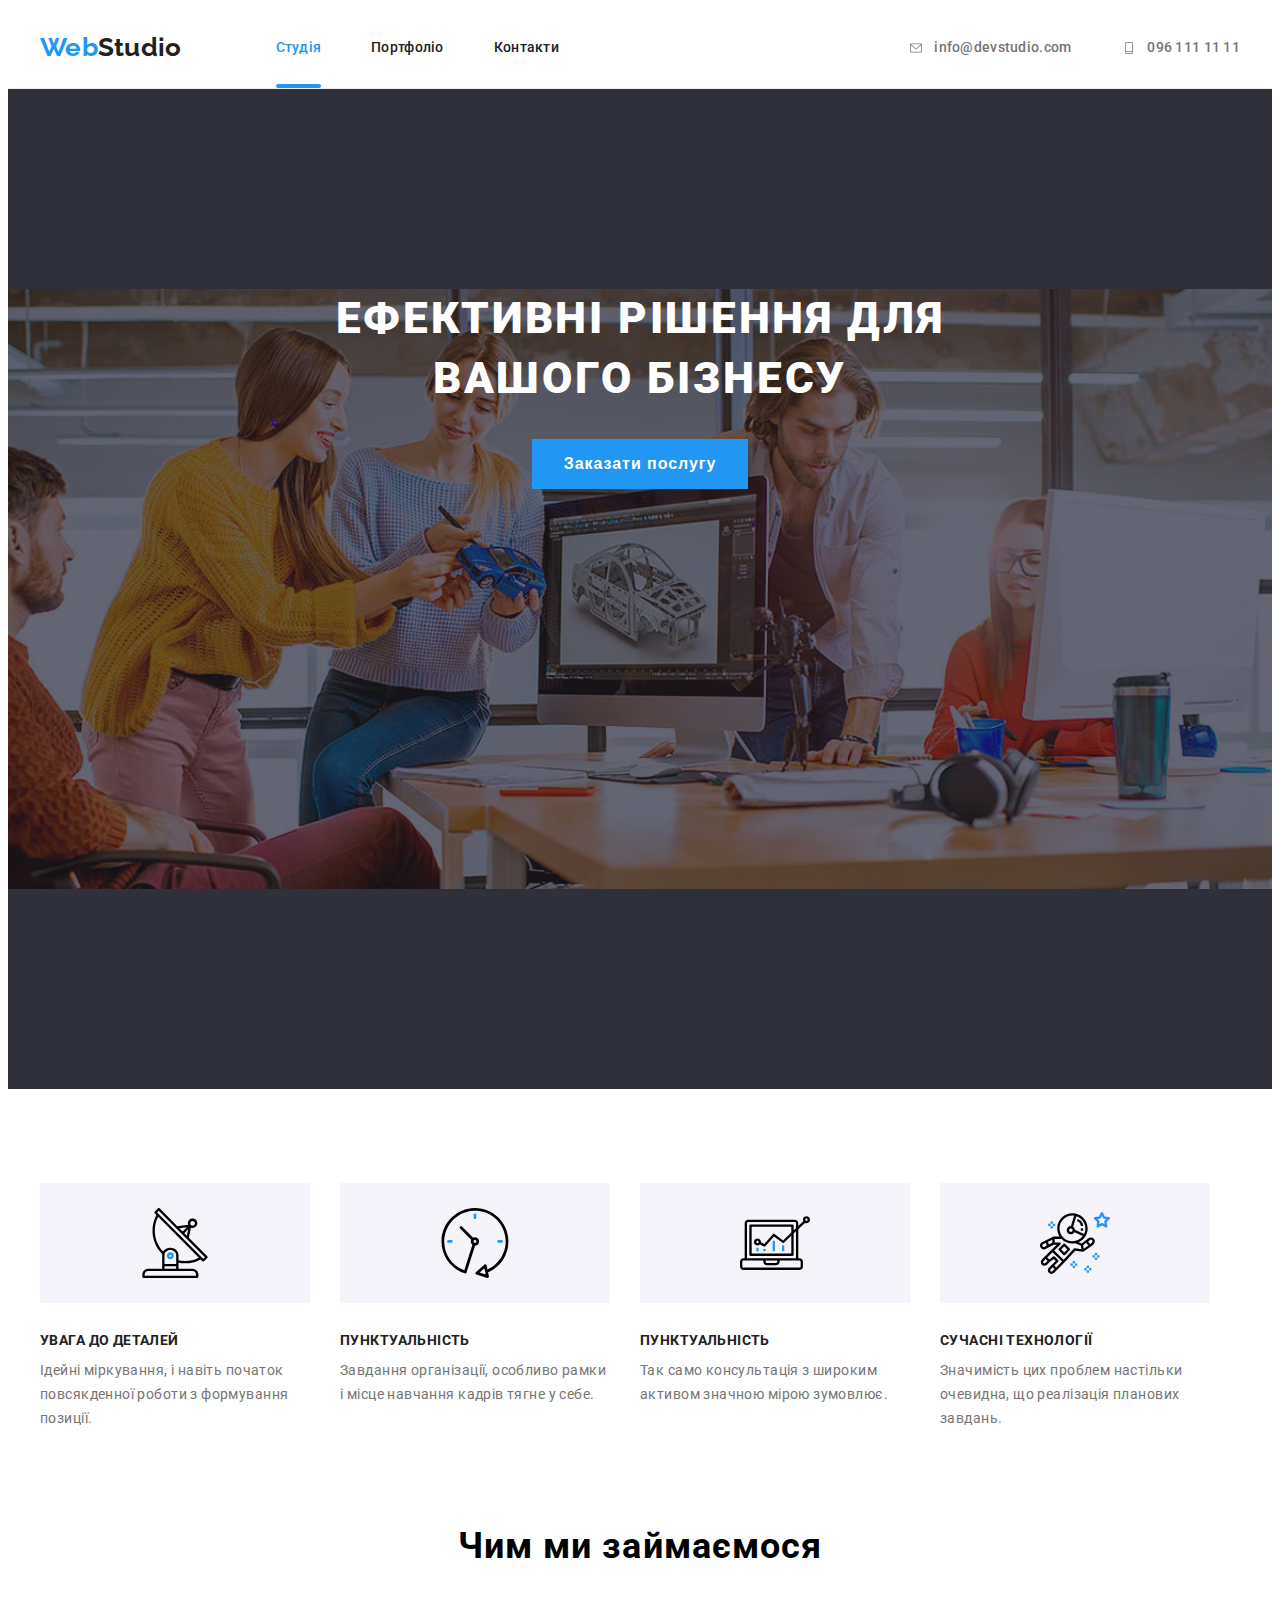
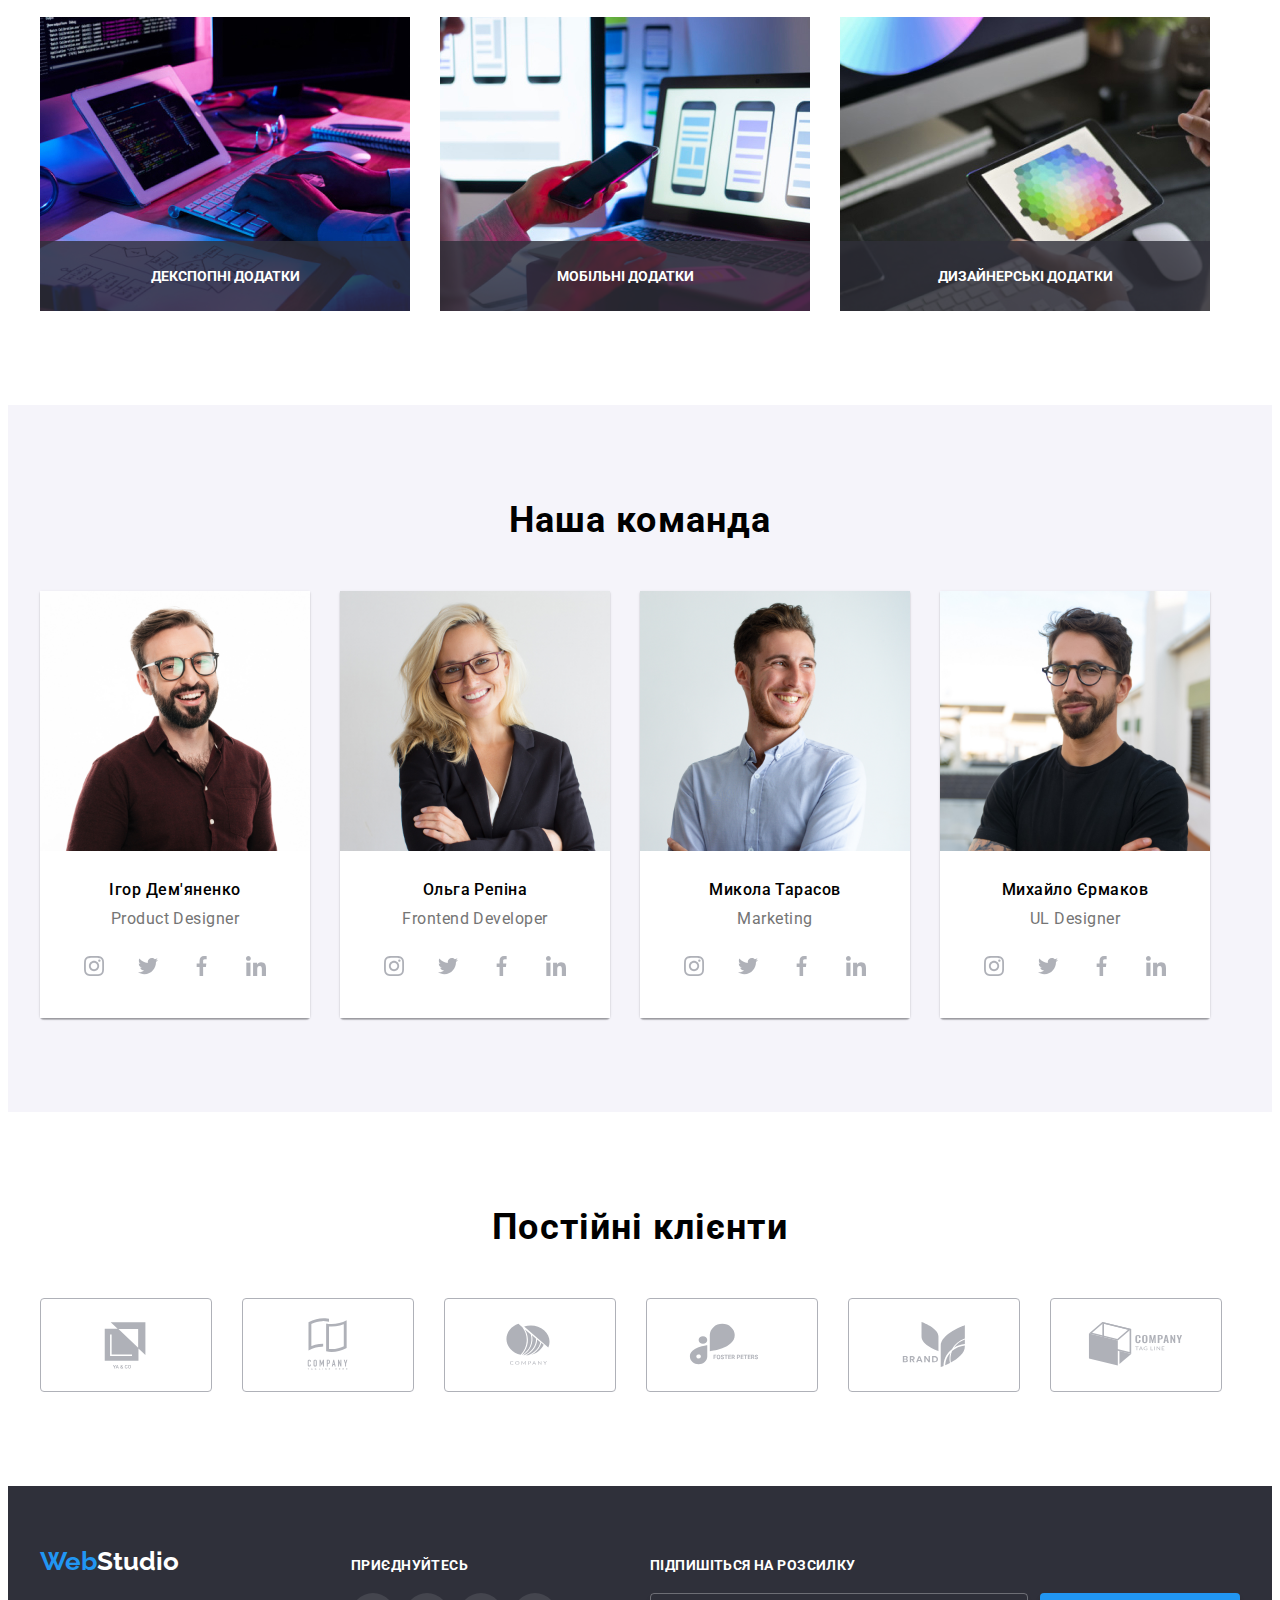
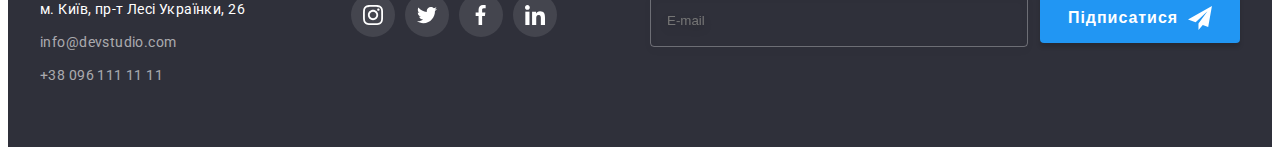
<file: index.html>
<!DOCTYPE html>
<html lang="uk">
<head>
    <meta charset="UTF-8">
    <meta http-equiv="X-UA-Compatible" content="IE=edge">
    <meta name="viewport" content="width=device-width, initial-scale=1.0">
    <title>WebStudio</title>
    <link href="https://fonts.googleapis.com/css2?family=Raleway:wght@700&family=Roboto:wght@400;500;700;900&display=swap" rel="stylesheet">
    <link rel="stylesheet" href="https://cdnjs.cloudflare.com/ajax/libs/modern-normalize/1.1.0/modern-normalize.min.css" integrity="sha512-wpPYUAdjBVSE4KJnH1VR1HeZfpl1ub8YT/NKx4PuQ5NmX2tKuGu6U/JRp5y+Y8XG2tV+wKQpNHVUX03MfMFn9Q==" crossorigin="anonymous" referrerpolicy="no-referrer" />
    <link rel="stylesheet" href="./css/main.min.css">
</head>
<body>
    <header class="header">
       <div class="header__container container">
        <a href="./index.html" class="header__logo"><span class="header__icon">Web</span>Studio</a>
        <nav class="nav">
        <ul class="site-nav">
            <li class="site-nav__item"><a href="" class="site-nav__link current">Студія</a></li>
            <li class="site-nav__item"><a href="./portfolio.html" class="site-nav__link">Портфоліо</a></li>
            <li class="site-nav__item"><a href="" class="site-nav__link">Контакти</a></li>
        </ul>
        </nav>
        <ul class="contacts">
            <li class="contacts__item">
                <a href="mailto:info@devstudio.com" class="contacts__list">
                    <svg class="contacts__icon">
                        <use href="./images/icons.svg#icon-mail"></use>
                    </svg>
                    info@devstudio.com
                </a>
            </li>
            <li class="contacts__item">
                <a href="tel:+380961111111" class="contacts__list">
                        <svg class="contacts__icon">
                            <use href="./images/icons.svg#icon-phone"></use>
                        </svg>
                        096 111 11 11
                    </a>
                </li>
        </ul>
       </div> 
    </header>

    <main>
    <section class="hero">
        <div class="hero__container container">
            <h1 class="hero__title">ЕФЕКТИВНІ РІШЕННЯ ДЛЯ ВАШОГО БІЗНЕСУ</h1>
        <button type="button" class="hero__order-button" data-modal-open>Заказати послугу</button>
        </div>
    </section>

    <section class="section">
        <div class="container">
            <h2 class="hidden-title">ОСОБЛИВОСТІ</h2>
            <div class="div-title">
                <div class="div-caption">
                    <svg class="div-caption__icon">
                        <use href="./images/icons.svg#icon-antenna"></use>
                    </svg>
                </div>
                <div class="div-caption">
                    <svg class="div-caption__icon">
                        <use href="./images/icons.svg#icon-clock"></use>
                    </svg>
                </div>
                <div class="div-caption">
                    <svg class="div-caption__icon">
                        <use href="./images/icons.svg#icon-diagram"></use>
                    </svg>
                </div>
                <div class="div-caption">
                    <svg class="div-caption__icon">
                        <use href="./images/icons.svg#icon-astronaut"></use>
                    </svg>
                </div>
            </div>
        <ul class="benefits">
            <li class="benefits__item">
                <h3 class="benefits__title">УВАГА ДО ДЕТАЛЕЙ</h3>
                <p class="benefits__description">Ідейні міркування, і навіть початок повсякденної роботи з формування позиції.</p> 
            </li>
            <li class="benefits__item">
                <h3 class="benefits__title">ПУНКТУАЛЬНІСТЬ</h3>
                <p class="benefits__description">Завдання організації, особливо рамки і місце навчання кадрів тягне у себе.</p>
            </li>
            <li class="benefits__item">
                <h3 class="benefits__title">ПУНКТУАЛЬНІСТЬ</h3>
                <p class="benefits__description">Так само консультація з широким активом значною мірою зумовлює.</p>
            </li>
            <li class="benefits__item">
                <h3 class="benefits__title">СУЧАСНІ ТЕХНОЛОГІЇ</h3>
                <p class="benefits__description">Значимість цих проблем настільки очевидна, що реалізація планових завдань.</p>
            </li>
        </ul>
        </div>
    </section>
    <section class="image-list">
        <div class="container">
            <h2 class="section__title">Чим ми займаємося</h2>
        <ul class="headline-list">
                <li class="headline-items"><img src="./images/img.jpg" alt="Рука на клавіатурі" width="370" class="image-div">
                    <div class="action-thumb">
                        <p class="action-title">ДЕКСПОПНІ ДОДАТКИ</p>
                    </div>
                </li>
                <li class="headline-items"><img src="./images/img(1).jpg" alt="Телефон в руці" width="370" class="image-div">
                    <div class="action-thumb">
                        <p class="action-title">МОБІЛЬНІ ДОДАТКИ</p>
                    </div>
                </li>
                <li class="headline-items"><img src="./images/img(2).jpg" alt="Планшет в руці" width="370" class="image-div">
                    <div class="action-thumb">
                        <p class="action-title">ДИЗАЙНЕРСЬКІ ДОДАТКИ</p>
                    </div>
                </li>
        </ul>
        </div>
    </section>
    <section class="user">
        <div class="container">
            <h2 class="section__title">Наша команда</h2>
        <ul class="user-caption">
            <li class="user-items">
                <img src="./images/img(3).jpg" alt="Ігор Дем'яненко" width="270">
                <div class="div">
                    <h3 class="user-list">Ігор Дем'яненко</h3>
                    <p class="user-item">Product Designer</p>
                    <ul class="user-link">
                        <li class="user-list-item">
                            <a href="" class="user-list-link">
                                <svg class="svg-list">
                                    <use href="./images/icons.svg#icon-instagram"></use>
                                </svg>
                            </a>
                        </li>
                        <li class="user-list-item">
                              <a href="" class="user-list-link">
                                <svg class="svg-list">
                                    <use href="./images/icons.svg#icon-twitter"></use>
                                </svg>
                            </a>
                        </li>
                        <li class="user-list-item">
                              <a href="" class="user-list-link">
                                <svg class="svg-list">
                                    <use href="./images/icons.svg#icon-facebook"></use>
                                </svg>
                            </a>
                        </li>
                        <li class="user-list-item">
                              <a href="" class="user-list-link">
                                <svg class="svg-list">
                                    <use href="./images/icons.svg#icon-linkedin"></use>
                                </svg>
                            </a>
                        </li>
                    </ul>
                </div>
            <li class="user-items">
                <img src="./images/img(4).jpg" alt="Ольга Репіна" width="270">
                <div class="div">
                    <h3 class="user-list">Ольга Репіна</h3>
                    <p class="user-item">Frontend Developer</p>
                    <ul class="user-link">
                        <li class="user-list-item">
                            <a href="" class="user-list-link">
                                <svg class="svg-list">
                                    <use href="./images/icons.svg#icon-instagram"></use>
                                </svg>
                            </a>
                        </li>
                        <li class="user-list-item">
                              <a href="" class="user-list-link">
                                <svg class="svg-list">
                                    <use href="./images/icons.svg#icon-twitter"></use>
                                </svg>
                            </a>
                        </li>
                        <li class="user-list-item">
                              <a href="" class="user-list-link">
                                <svg class="svg-list">
                                    <use href="./images/icons.svg#icon-facebook"></use>
                                </svg>
                            </a>
                        </li>
                        <li class="user-list-item">
                              <a href="" class="user-list-link">
                                <svg class="svg-list">
                                    <use href="./images/icons.svg#icon-linkedin"></use>
                                </svg>
                            </a>
                        </li>
                    </ul>
                </div>
            </li>

            <li class="user-items">
                <img src="./images/img(5).jpg" alt="Микола Тарасов" width="270">
                <div class="div">
                    <h3 class="user-list">Микола Тарасов</h3>
                    <p class="user-item">Marketing</p>
                    <ul class="user-link">
                        <li class="user-list-item">
                            <a href="" class="user-list-link">
                                <svg class="svg-list">
                                    <use href="./images/icons.svg#icon-instagram"></use>
                                </svg>
                            </a>
                        </li>
                        <li class="user-list-item">
                              <a href="" class="user-list-link">
                                <svg class="svg-list">
                                    <use href="./images/icons.svg#icon-twitter"></use>
                                </svg>
                            </a>
                        </li>
                        <li class="user-list-item">
                              <a href="" class="user-list-link">
                                <svg class="svg-list">
                                    <use href="./images/icons.svg#icon-facebook"></use>
                                </svg>
                            </a>
                        </li>
                        <li class="user-list-item">
                              <a href="" class="user-list-link">
                                <svg class="svg-list">
                                    <use href="./images/icons.svg#icon-linkedin"></use>
                                </svg>
                            </a>
                        </li>
                    </ul>
                </div>
            </li>
       
           <li class="user-items">
                <img src="./images/img(6).jpg" alt="Михайло Єрмаков" width="270">
                <div class="div">
                    <h3 class="user-list">Михайло Єрмаков</h3>
                    <p class="user-item">UL Designer</p>
                    <ul class="user-link">
                        <li class="user-list-item">
                            <a href="" class="user-list-link">
                                <svg class="svg-list">
                                    <use href="./images/icons.svg#icon-instagram"></use>
                                </svg>
                            </a>
                        </li>
                        <li class="user-list-item">
                              <a href="" class="user-list-link">
                                <svg class="svg-list">
                                    <use href="./images/icons.svg#icon-twitter"></use>
                                </svg>
                            </a>
                        </li>
                        <li class="user-list-item">
                              <a href="" class="user-list-link">
                                <svg class="svg-list">
                                    <use href="./images/icons.svg#icon-facebook"></use>
                                </svg>
                            </a>
                        </li>
                        <li class="user-list-item">
                              <a href="" class="user-list-link">
                                <svg class="svg-list">
                                    <use href="./images/icons.svg#icon-linkedin"></use>
                                </svg>
                            </a>
                        </li>
                    </ul>
                </div>
        </li>
        </ul>
        </div>
    </section>

    <section class="client">
        <div class="container">
            <h2 class="section__title">Постійні клієнти</h2>
        <ul class="clients">
            <li class="clients__item">
               <a href="" class="clients__link">
                    <svg class="clients__icon" width="106" height="60">
                    <use href="./images/icons.svg#icon-Logo-2"></use>
                </svg>
               </a>
            </li>
            <li class="clients__item">
                <a href="" class="clients__link">
                    <svg class="clients__icon" width="106" height="60">
                    <use href="./images/icons.svg#icon-Logo-3"></use>
                </svg>
               </a>
            </li>
            <li class="clients__item">
                <a href="" class="clients__link">
                    <svg class="clients__icon" width="106" height="60">
                    <use href="./images/icons.svg#icon-Logo-4"></use>
                </svg>
               </a>
            </li>
            <li class="clients__item">
                <a href="" class="clients__link">
                    <svg class="clients__icon" width="106" height="60">
                    <use href="./images/icons.svg#icon-Logo-5"></use>
                </svg>
               </a>
            </li>
            <li class="clients__item">
                <a href="" class="clients__link">
                    <svg class="clients__icon" width="106" height="60">
                    <use href="./images/icons.svg#icon-Logo-6"></use>
                </svg>
               </a>
            </li>
            <li class="clients__item">
                <a href="" class="clients__link">
                    <svg class="clients__icon" width="106" height="60">
                    <use href="./images/icons.svg#icon-Logo-7"></use>
                </svg>
               </a>
            </li>
        </ul>
        </div>
    </section>
    </main>
    <footer class="footer">
        <div class="container">
                <div class="footer-list">
                    <a href="./index.html" class="footer__logo"><span class="footer__icon">Web</span>Studio</a>
        <address class="address">
        м. Київ, пр-т Лесі Українки, 26 
        <a href="mailto:info@devstudio.com " class="address__link">info@devstudio.com </a> <br>
        <a href="tel:+380961111111" class="address__link">+38 096 111 11 11</a>
        </address>
                </div>
        <div class="footer-join">
            <h3 class="footer-join__title">ПРИЄДНУЙТЕСЬ</h3>
            <ul class="footer-join__list">
                <li class="footer-join__items">
                    <a href="" class="footer-join__link">
                        <svg class="footer-join__icon">
                            <use href="./images/icons.svg#icon-instagram"></use>
                        </svg>
                    </a>
                </li>
                <li class="footer-join__items">
                      <a href="" class="footer-join__link">
                        <svg class="footer-join__icon">
                            <use href="./images/icons.svg#icon-twitter"></use>
                        </svg>
                    </a>
                </li>
                <li class="footer-join__items">
                      <a href="" class="footer-join__link">
                        <svg class="footer-join__icon">
                            <use href="./images/icons.svg#icon-facebook"></use>
                        </svg>
                    </a>
                </li>
                <li class="footer-list-item">
                      <a href="" class="footer-join__link">
                        <svg class="footer-join__icon">
                            <use href="./images/icons.svg#icon-linkedin"></use>
                        </svg>
                    </a>
                </li>
            </ul>
        </div>

        <div class="footer-send">
            <h3 class="footer-send__title">ПІДПИШІТЬСЯ НА РОЗСИЛКУ</h3>
               <form class="footer-field">
                <input type="email" name="footer-email" placeholder="E-mail" class="footer-input"/>
                <button type="submit" class="button-send">
                   <span class="footer-span"> Підписатися</span>
                    <svg class="footer-svg-send" width="24" height="24">
                        <use href="./images/icons.svg#icon-send"></use>
                    </svg>
                </button>
               </form>
        </div>

    </div>
    </footer>

     <div class="backdrop is-hidden" data-modal>
        <div class="modal">
            <button type="button" class="modal-close-btn" data-modal-close>
                <svg class="modal-close-icon" width="11" height="11">
                    <use href="./images/icons.svg#vector"></use>
                </svg>
            </button>

            <form>
                <h3 class="contact-form-title">Залиште свої дані, ми вам передзвонимо</h3>
            <label class="contact-form-label" for="user-name">Ім'я</label>
            <div class="contact-form-div">
                <input type="text" class="contact-form-input" name="name" id="user-name" required/>
                <svg class="contact-form-svg" width="18" height="18">
                    <use href="./images/icons.svg#icon-person"></use>
                </svg>
            </div>

            <label class="contact-form-label" for="user-tel">Телефон</label>
            <div class="contact-form-div">
                <input type="tel" class="contact-form-input" name="tel" id="user-tel" required/>
                <svg class="contact-form-svg" width="18" height="18">
                    <use href="./images/icons.svg#icon-phone-black"></use>
                </svg>
            </div>

            <label class="contact-form-label" for="user-email">Пошта</label>
            <div class="contact-form-div">
                <input type="email" class="contact-form-input" name="email" id="user-email" required/>
                <svg class="contact-form-svg" width="18" height="18">
                    <use href="./images/icons.svg#icon-email"></use>
                </svg>
            </div>

            <label class="contact-form-label" for="comment">Коментар</label>
            <textarea placeholder="Введіть текст" class="contact-form-message" rows="5" id="comment" name="message"></textarea>

         <div class="contact-form-div">
                    <input type="checkbox" class="contact-form-checkbox visually-hidden" id="policy-checkbox" name="policy-accept" required>
                <label for="policy-checkbox" class="contact-form-label-checkbox">
                    Погоджуюся з розсилкою та приймаю&nbsp;<a href="">Умови договору</a>
                </label>
        </div>

                <button type="submit" class="contact-form-btn">Відправити</button>

            </form>

        </div>
     </div>

     <script src="./js/modal.js"></script>
</body>
</html>
</file>
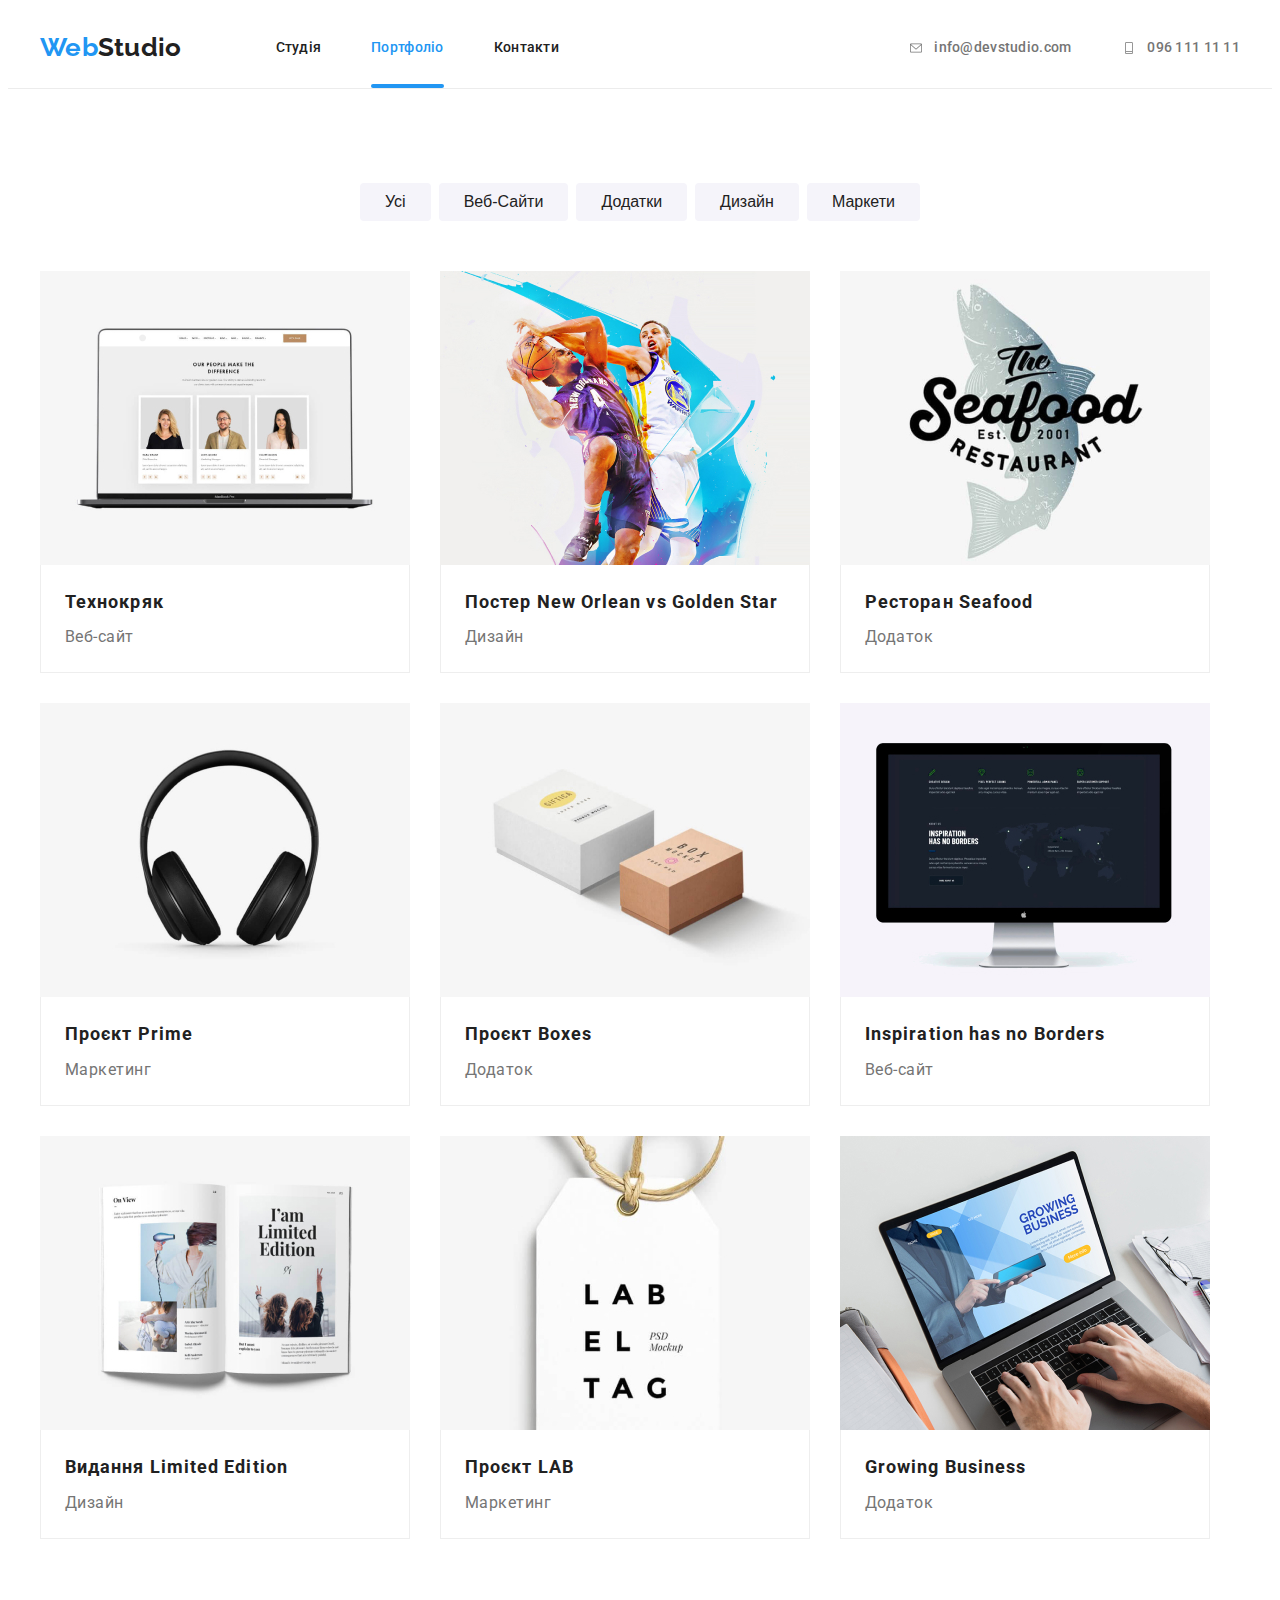
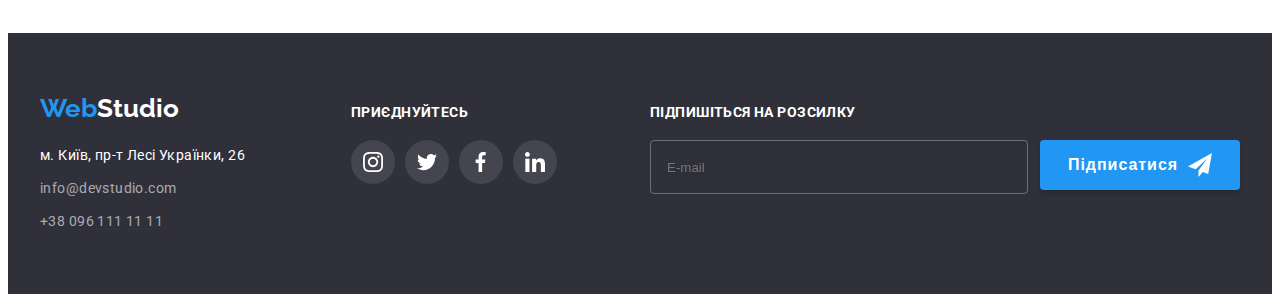
<file: portfolio.html>
<!DOCTYPE html>
<html lang="uk">
<head>
    <meta charset="UTF-8">
    <meta http-equiv="X-UA-Compatible" content="IE=edge">
    <meta name="viewport" content="width=device-width, initial-scale=1.0">
    <title>Portfolio</title>
    <link href="https://fonts.googleapis.com/css2?family=Raleway:wght@700&family=Roboto:wght@400;500;700;900&display=swap" rel="stylesheet">
    <link rel="stylesheet" href="https://cdnjs.cloudflare.com/ajax/libs/modern-normalize/1.1.0/modern-normalize.min.css" integrity="sha512-wpPYUAdjBVSE4KJnH1VR1HeZfpl1ub8YT/NKx4PuQ5NmX2tKuGu6U/JRp5y+Y8XG2tV+wKQpNHVUX03MfMFn9Q==" crossorigin="anonymous" referrerpolicy="no-referrer" />
    <link rel="stylesheet" href="./css/main.min.css">
    
</head>
<body>
  <header class="header">
    <div class="header__container container">
     <a href="./index.html" class="header__logo"><span class="header__icon">Web</span>Studio</a>
     <nav class="nav">
     <ul class="site-nav">
         <li class="site-nav__item"><a href="./index.html" class="site-nav__link">Студія</a></li>
         <li class="site-nav__item"><a href="" class="site-nav__link current">Портфоліо</a></li>
         <li class="site-nav__item"><a href="" class="site-nav__link">Контакти</a></li>
     </ul>
     </nav>
     <ul class="contacts">
         <li class="contacts__item">
             <a href="mailto:info@devstudio.com" class="contacts__list">
                 <svg class="contacts__icon">
                     <use href="./images/icons.svg#icon-mail"></use>
                 </svg>
                 info@devstudio.com
             </a>
         </li>
         <li class="contacts__item">
             <a href="tel:+380961111111" class="contacts__list">
                     <svg class="contacts__icon">
                         <use href="./images/icons.svg#icon-phone"></use>
                     </svg>
                     096 111 11 11
                 </a>
             </li>
     </ul>
    </div> 
 </header>

    <main>
      <section class="section">
        <div class="filter container">
          <h1 class="filter__title visually-hidden">Про нас</h1>
        <ul class="filter__buttons">
          <li class="filter__buttons-item"><button type="button" class="filter__button">Усі</button></li>
          <li class="filter__buttons-item"><button type="button" class="filter__button">Веб-Сайти</button></li>
          <li class="filter__buttons-item"><button type="button" class="filter__button">Додатки</button></li>
          <li class="filter__buttons-item"><button type="button" class="filter__button">Дизайн</button></li>
          <li class="filter__buttons-item"><button type="button" class="filter__button">Маркети</button></li>
        </ul>
  
        <ul class="examples">
            <li class="example">
                      <a href="" class="example__card-link">
                      <div class="thumb">
                        <img src="./images/img(7).jpg" alt="Екран монитора" width="370">
                          <div class="overlay">
                          <p class="overlay__description">Ресурс пропонує комплексні пропозиції з різним рівнем функціоналу та сервісів. Все це дозволить відвідувачу отримати вичерпні відомості про компанію чи приватну особу.</p>
                          </div> 
                      </div>                                         
                      <div class="thumb__info">
                      <h2 class="thumb__title">Технокряк</h2>
                      <p>Веб-сайт</p>
                </div>
              </a>
            </li>

            <li class="example">
              <a href="" class="example__card-link">
              <div class="thumb">
                <img src="./images/img(8).jpg" alt="Два баскетболіста" width="370">
                <div class="overlay">
                <p class="overlay__description">Ресурс пропонує комплексні пропозиції з різним рівнем функціоналу та сервісів. Все це дозволить відвідувачу отримати вичерпні відомості про компанію чи приватну особу.</p>
                </div> 
              </div>
              <div class="thumb__info">
                <h2 class="thumb__title">Постер <span>New Orlean vs Golden Star</span></h2>
                <p>Дизайн</p>
              </div>
              </a>
            </li>

            <li class="example">
              <a href="" class="example__card-link">
              <div class="thumb">
                <img src="./images/img(9).jpg" alt="Логотип ресторана" width="370">
              <div class="overlay">
                <p class="overlay__description">Ресурс пропонує комплексні пропозиції з різним рівнем функціоналу та сервісів. Все це дозволить відвідувачу отримати вичерпні відомості про компанію чи приватну особу.</p>
                </div> 
              </div>
              <div class="thumb__info">
                <h2 class="thumb__title">Ресторан <span>Seafood</span></h2>
                <p>Додаток</p>
              </div>
              </a>
            </li>
          
            <li class="example">
              <a href="" class="example__card-link">
              <div class="thumb">
                <img src="./images/img(10).jpg" alt="Наушніки" width="370">
              <div class="overlay">
                <p class="overlay__description">Ресурс пропонує комплексні пропозиції з різним рівнем функціоналу та сервісів. Все це дозволить відвідувачу отримати вичерпні відомості про компанію чи приватну особу.</p>
                </div> 
              </div>
              <div class="thumb__info">
                <h2 class="thumb__title">Проєкт <span>Prime</span></h2>
                <P>Маркетинг</p>
              </div>
            </a>
            </li>

            <li class="example">
              <a href="" class="example__card-link">
              <div class="thumb">
                <img src="./images/img(11).jpg" alt="Дві коробки" width="370">
              <div class="overlay">
                <p class="overlay__description">Ресурс пропонує комплексні пропозиції з різним рівнем функціоналу та сервісів. Все це дозволить відвідувачу отримати вичерпні відомості про компанію чи приватну особу.</p>
                </div> 
              </div>
              <div class="thumb__info">
                <h2 class="thumb__title">Проєкт <span>Boxes</span></h2>
                <p>Додаток</p>
              </div>
              </a>
            </li>

           <li class="example">
              <a href="" class="example__card-link">
              <div class="thumb">
                <img src="./images/img(12).jpg" alt="Екран" width="370">
              <div class="overlay">
                <p class="overlay__description">Ресурс пропонує комплексні пропозиції з різним рівнем функціоналу та сервісів. Все це дозволить відвідувачу отримати вичерпні відомості про компанію чи приватну особу.</p>
                </div> 
              </div>
                <div class="thumb__info">
                  <h2 class="thumb__title"><span>Inspiration has no Borders</span></h2>
                  <p>Веб-сайт</p>
                </div>
              </a>
          </li>

          <li class="example">
            <a href="" class="example__card-link">
            <div class="thumb">
              <img src="./images/img(13).jpg" alt="Книжка" width="370">
            <div class="overlay">
              <p class="overlay__description">Ресурс пропонує комплексні пропозиції з різним рівнем функціоналу та сервісів. Все це дозволить відвідувачу отримати вичерпні відомості про компанію чи приватну особу.</p>
              </div> 
            </div>
            <div class="thumb__info">
              <h2 class="thumb__title">Видання <span>Limited Edition</span></h2>
              <p>Дизайн</p>
            </div>
            </a>
          </li>

           <li class="example">
              <a href="" class="example__card-link">
             <div class="thumb">
              <img src="./images/img(14).jpg" alt="Брелок" width="370">
              <div class="overlay">
                <p class="overlay__description">Ресурс пропонує комплексні пропозиції з різним рівнем функціоналу та сервісів. Все це дозволить відвідувачу отримати вичерпні відомості про компанію чи приватну особу.</p>
                </div> 
             </div>
              <div class="thumb__info">
                <h2 class="thumb__title">Проєкт <span>LAB</span></h2>
                <p>Маркетинг</p>
              </div>
              </a>
          </li>

           <li class="example">
              <a href="" class="example__card-link">
              <div class="thumb">
                  <img src="./images/img(15).jpg" alt="Ноутбук" width="370">
                  <div class="overlay">
                    <p class="overlay__description">Ресурс пропонує комплексні пропозиції з різним рівнем функціоналу та сервісів. Все це дозволить відвідувачу отримати вичерпні відомості про компанію чи приватну особу.</p>
                  </div> 
              </div>
              <div class="thumb__info">
                <h2 class="thumb__title"><span>Growing Business</span></h2>
                <p>Додаток</p>
              </div>
              </a>
          </li>

        </ul>
        </div>
      </section>
    </main>

    <footer class="footer">
      <div class="container">
              <div class="footer-list">
                  <a href="./index.html" class="footer__logo"><span class="footer__icon">Web</span>Studio</a>
      <address class="address">
      м. Київ, пр-т Лесі Українки, 26 
      <a href="mailto:info@devstudio.com " class="address__link">info@devstudio.com </a> <br>
      <a href="tel:+380961111111" class="address__link">+38 096 111 11 11</a>
      </address>
              </div>
      <div class="footer-join">
          <h3 class="footer-join__title">ПРИЄДНУЙТЕСЬ</h3>
          <ul class="footer-join__list">
              <li class="footer-join__items">
                  <a href="" class="footer-join__link">
                      <svg class="footer-join__icon">
                          <use href="./images/icons.svg#icon-instagram"></use>
                      </svg>
                  </a>
              </li>
              <li class="footer-join__items">
                    <a href="" class="footer-join__link">
                      <svg class="footer-join__icon">
                          <use href="./images/icons.svg#icon-twitter"></use>
                      </svg>
                  </a>
              </li>
              <li class="footer-join__items">
                    <a href="" class="footer-join__link">
                      <svg class="footer-join__icon">
                          <use href="./images/icons.svg#icon-facebook"></use>
                      </svg>
                  </a>
              </li>
              <li class="footer-list-item">
                    <a href="" class="footer-join__link">
                      <svg class="footer-join__icon">
                          <use href="./images/icons.svg#icon-linkedin"></use>
                      </svg>
                  </a>
              </li>
          </ul>
      </div>

      <div class="footer-send">
          <h3 class="footer-send__title">ПІДПИШІТЬСЯ НА РОЗСИЛКУ</h3>
             <form class="footer-field">
              <input type="email" name="footer-email" placeholder="E-mail" class="footer-input"/>
              <button type="submit" class="button-send">
                 <span class="footer-span"> Підписатися</span>
                  <svg class="footer-svg-send" width="24" height="24">
                      <use href="./images/icons.svg#icon-send"></use>
                  </svg>
              </button>
             </form>
      </div>

  </div>
  </footer>
  
</body>
</html>
</file>
<file: css/main.min.css>
a{text-decoration:none;color:var(--primary-text-color)}ul,ol{margin-top:0;margin-bottom:0;list-style:none;padding-left:0}img{display:block}h1,h2,h3,h4,h5,h6,p{margin-top:0;margin-bottom:0}body{font-family:var(--primary-font-family)}.current{color:var(--accent-color)}.current::after{content:"";bottom:0;left:0;position:absolute;background-color:var(--accent-color);width:100%;height:4px;border-radius:2px}.container{width:1200px;margin-left:auto;margin-right:auto;padding-left:15px;padding-right:15px}:root{--primary-font-family: "Roboto", sans-serif;--secondary-font-family: "Raleway", sans-serif;--primary-text-color: #212121;--accent-color: #2196F3;--secondary-text-color: #757575;--color-title: #FFFFFF;--background-color: #2F303A;--button-color: #F5F4FA}.visually-hidden{position:absolute;width:1px;height:1px;margin:-1px;border:0;padding:0;white-space:nowrap;-webkit-clip-path:inset(100%);clip-path:inset(100%);clip:rect(0 0 0 0);overflow:hidden}.header{font-weight:500;font-size:14px;line-height:1.14;letter-spacing:.02em;border-bottom:1px solid #ececec}.header__container{-webkit-box-align:center;-ms-flex-align:center;align-items:center;display:-webkit-box;display:-ms-flexbox;display:flex}.header__logo{color:var(--primary-text-color);font-family:var(--secondary-font-family);font-weight:700;font-size:26px;line-height:1.2;margin-right:94px}.header__icon{color:var(--accent-color)}.nav :hover,.nav :focus{color:var(--accent-color)}.site-nav{display:-webkit-box;display:-ms-flexbox;display:flex;-webkit-box-align:center;-ms-flex-align:center;align-items:center}.site-nav__item{letter-spacing:.02em;margin-right:50px}.site-nav__item:last-child{margin-right:0}.site-nav__link{position:relative;-webkit-transition:color 250ms cubic-bezier(0.4, 0, 0.2, 1);transition:color 250ms cubic-bezier(0.4, 0, 0.2, 1);display:block;padding-top:32px;padding-bottom:32px}.contacts{display:-webkit-box;display:-ms-flexbox;display:flex;margin-left:auto}.contacts__item{margin-left:50px;display:-webkit-box;display:-ms-flexbox;display:flex;fill:var(--secondary-text-color)}.contacts__item:nth-child(1){margin-left:0}.contacts__item:hover .contacts__list{color:var(--accent-color);fill:var(--accent-color)}.contacts__list{display:-webkit-box;display:-ms-flexbox;display:flex;-webkit-box-align:center;-ms-flex-align:center;align-items:center;-webkit-transition:fill 250ms cubic-bezier(0.4, 0, 0.2, 1),color 250ms cubic-bezier(0.4, 0, 0.2, 1);transition:fill 250ms cubic-bezier(0.4, 0, 0.2, 1),color 250ms cubic-bezier(0.4, 0, 0.2, 1);color:#757575}.contacts__icon{margin-right:10px;width:16px;height:12px}.hero{background-image:-webkit-gradient(linear, left top, left bottom, from(rgba(47, 48, 58, 0.4)), to(rgba(47, 48, 58, 0.4))),url(../images/bg.jpg.jpg);background-image:linear-gradient(rgba(47, 48, 58, 0.4), rgba(47, 48, 58, 0.4)),url(../images/bg.jpg.jpg);background-color:var(--background-color);color:var(--color-title);text-align:center;padding-top:200px;padding-bottom:200px;background-repeat:no-repeat;background-position:center;max-width:1600px;height:600px;margin:0 auto}.hero__title{margin-bottom:30px;font-weight:900;font-size:44px;line-height:1.36;letter-spacing:.06em;margin-right:auto;margin-left:auto;width:700px}.hero__order-button{padding:10px 32px;border:none;background-color:var(--accent-color);background-color:var(--accent-color);color:var(--color-title);font-weight:700;font-size:16px;line-height:1.87;letter-spacing:.06em;cursor:pointer}.section{padding-top:94px;padding-bottom:94px}.hidden-title{position:absolute;width:1px;height:1px;border:0;padding:0;white-space:nowrap;-webkit-clip-path:inset(100%);clip-path:inset(100%);clip:rect(0 0 0 0);overflow:hidden}.div-title{display:-webkit-box;display:-ms-flexbox;display:flex}.div-caption{display:-webkit-box;display:-ms-flexbox;display:flex;width:270px;height:120px;background-color:#f5f4fa;margin-right:30px;-webkit-box-pack:center;-ms-flex-pack:center;justify-content:center;-webkit-box-align:center;-ms-flex-align:center;align-items:center;margin-bottom:30px;margin-right:30px}.div-caption__icon{width:70px;height:70px}.benefits{display:-webkit-box;display:-ms-flexbox;display:flex;-webkit-box-orient:horizontal;-webkit-box-direction:normal;-ms-flex-direction:row;flex-direction:row;-ms-flex-wrap:nowrap;flex-wrap:nowrap;gap:30px}.benefits__item{width:270px}.benefits__title{color:var(--primary-text-color);font-weight:700;font-size:14px;line-height:1.14;letter-spacing:.03em;margin-bottom:10px;text-transform:uppercase}.benefits__description{letter-spacing:.03em;color:var(--secondary-text-color);font-weight:400;font-size:14px;line-height:1.71;letter-spacing:.03em}.image-list{padding-bottom:94px}.headline{font-weight:700;font-size:36px;line-height:1.16;text-align:center;letter-spacing:.03em;margin-bottom:50px}.headline-items{margin-right:30px;position:relative}.headline-items:last-child{margin-right:0}.headline-list{display:-webkit-box;display:-ms-flexbox;display:flex;-ms-flex-wrap:wrap;flex-wrap:wrap;-webkit-box-orient:horizontal;-webkit-box-direction:normal;-ms-flex-direction:row;flex-direction:row;margin-right:-30px}.action-thumb{display:-webkit-box;display:-ms-flexbox;display:flex;-webkit-box-align:center;-ms-flex-align:center;align-items:center;position:absolute;bottom:0;left:0;-webkit-box-pack:center;-ms-flex-pack:center;justify-content:center;width:100%;height:70px;background:rgba(47,48,58,.8)}.action-title{font-weight:700;font-size:14px;line-height:16px;color:#fff}.user{background-color:var(--button-color);padding-top:94px;padding-bottom:94px}.user-caption{display:-webkit-box;display:-ms-flexbox;display:flex;-ms-flex-wrap:wrap;flex-wrap:wrap;-webkit-box-orient:horizontal;-webkit-box-direction:normal;-ms-flex-direction:row;flex-direction:row;gap:30px}.user-items{-webkit-box-shadow:0px 1px 3px rgba(0,0,0,.12),0px 1px 1px rgba(0,0,0,.14),0px 2px 1px rgba(0,0,0,.2);box-shadow:0px 1px 3px rgba(0,0,0,.12),0px 1px 1px rgba(0,0,0,.14),0px 2px 1px rgba(0,0,0,.2);border-radius:0px 0px 4px 4px;margin-bottom:0}.div{padding-top:30px;padding-bottom:30px;background-color:#fff}.user-list{font-weight:500;font-size:16px;line-height:1.18;text-align:center;letter-spacing:.03em}.user-item{color:var(--secondary-text-color);font-weight:400;font-size:16px;line-height:1.18;text-align:center;letter-spacing:.03em;margin-top:10px;margin-bottom:16px}.user-link{display:-webkit-box;display:-ms-flexbox;display:flex;-webkit-box-pack:center;-ms-flex-pack:center;justify-content:center}.user-list-link{-webkit-transition:fill 250ms cubic-bezier(0.4, 0, 0.2, 1),background-color 250ms cubic-bezier(0.4, 0, 0.2, 1);transition:fill 250ms cubic-bezier(0.4, 0, 0.2, 1),background-color 250ms cubic-bezier(0.4, 0, 0.2, 1);fill:#afb1b8;display:-webkit-box;display:-ms-flexbox;display:flex;-webkit-box-pack:center;-ms-flex-pack:center;justify-content:center;-webkit-box-align:center;-ms-flex-align:center;align-items:center;border-radius:50%;width:44px;height:44px}.user-list-link:hover,.user-list-link:focus{fill:var(--color-title);background-color:var(--accent-color)}.user-list-item{margin-right:10px}.user-list-item:last-child{margin-right:0}.svg-list{width:20px;height:20px}.client{padding-top:94px;padding-bottom:94px}.clients{display:-webkit-box;display:-ms-flexbox;display:flex;-ms-flex-wrap:wrap;flex-wrap:wrap}.clients__item{overflow:hidden;margin-right:30px}.clients__item:last-child{margin-right:0}.clients__link{fill:#afb1b8;display:-webkit-box;display:-ms-flexbox;display:flex;-webkit-box-pack:center;-ms-flex-pack:center;justify-content:center;-webkit-box-align:center;-ms-flex-align:center;align-items:center;border:1px solid #afb1b8;width:170px;height:92px;border-radius:4px;-webkit-transition:border 250ms cubic-bezier(0.4, 0, 0.2, 1),fill 250ms cubic-bezier(0.4, 0, 0.2, 1);transition:border 250ms cubic-bezier(0.4, 0, 0.2, 1),fill 250ms cubic-bezier(0.4, 0, 0.2, 1)}.clients__link:hover,.clients__link:focus{background-color:#fff;fill:var(--accent-color);border:1px solid var(--accent-color)}.footer{background-color:var(--background-color);padding-top:60px;padding-bottom:60px}.footer .container{display:-webkit-box;display:-ms-flexbox;display:flex;-webkit-box-align:baseline;-ms-flex-align:baseline;align-items:baseline}.footer__logo{font-weight:700;font-size:26px;line-height:1.2;font-family:var(--secondary-font-family);color:var(--color-title);margin-bottom:20px}.footer__icon{color:var(--accent-color)}.address{font-style:normal;font-size:14px;line-height:1.71;letter-spacing:.03em;color:var(--color-title);margin-top:20px}.address__link{display:inline-block;color:rgba(255,255,255,.6);font-weight:400;font-size:14px;line-height:1.71;letter-spacing:.03em;margin-top:9px}.footer-join{margin-left:70px;text-align:center}.footer-join__title{color:var(--color-title);font-weight:700;font-size:14px;line-height:16px;letter-spacing:.03em;text-align:start;margin-bottom:20px}.footer-join__list{display:-webkit-box;display:-ms-flexbox;display:flex}.footer-join__items{margin-right:10px}.footer-join__items:last-child{margin-right:0}.footer-join__link{fill:var(--color-title);background-color:rgba(255,255,255,.1);display:-webkit-box;display:-ms-flexbox;display:flex;-webkit-box-pack:center;-ms-flex-pack:center;justify-content:center;-webkit-box-align:center;-ms-flex-align:center;align-items:center;border-radius:50%;width:44px;height:44px;-webkit-transition:background-color 250ms cubic-bezier(0.4, 0, 0.2, 1);transition:background-color 250ms cubic-bezier(0.4, 0, 0.2, 1)}.footer-join__link:hover,.footer-join__link:focus{fill:var(--color-title);background-color:var(--accent-color)}.footer-join__icon{width:20px;height:20px}.footer-send{margin-left:93px}.footer-send__title{font-weight:700;font-size:14px;line-height:16px;letter-spacing:.03em;margin-bottom:20px;color:#fff}.footer-field{display:-webkit-box;display:-ms-flexbox;display:flex}.footer-input{width:358px;height:50px;padding-left:16px;background-color:rgba(0,0,0,0);color:rgba(255,255,255,.6);border:1px solid rgba(255,255,255,.3);-webkit-filter:drop-shadow(0px 4px 4px rgba(0, 0, 0, 0.15));filter:drop-shadow(0px 4px 4px rgba(0, 0, 0, 0.15));border-radius:4px;-webkit-transition:border 250ms cubic-bezier(0.4, 0, 0.2, 1);transition:border 250ms cubic-bezier(0.4, 0, 0.2, 1)}.footer-input:hover,.footer-input:focus{outline:none;border:1px solid var(--accent-color)}.button-send{border:none;background-color:var(--accent-color);width:200px;height:50px;display:-webkit-box;display:-ms-flexbox;display:flex;text-align:center;-webkit-box-align:center;-ms-flex-align:center;align-items:center;padding:10px 28px;margin-left:12px;-webkit-box-shadow:0px 4px 4px rgba(0,0,0,.15);box-shadow:0px 4px 4px rgba(0,0,0,.15);border-radius:4px;cursor:pointer}.footer-span{letter-spacing:.06em;color:#fff;font-weight:700;font-size:16px;line-height:30px}.footer-svg-send{margin-left:10px}.section__title{font-weight:700;font-size:36px;line-height:42px;text-align:center;letter-spacing:.03em;margin-bottom:50px}.contact-form-title{text-align:center;margin-bottom:12px}.contact-form-label{display:block;margin-bottom:4px;font-weight:400;font-size:12px;line-height:14px;letter-spacing:.01em;color:var(--secondary-text-color)}.contact-form-div{position:relative}.contact-form-input{display:block;margin-top:4px;margin-bottom:10px;width:440px;height:40px;padding-left:42px;border:1px solid rgba(33,33,33,.2);border-radius:4px;-webkit-transition:border 250ms cubic-bezier(0.4, 0, 0.2, 1);transition:border 250ms cubic-bezier(0.4, 0, 0.2, 1)}.contact-form-input:hover,.contact-form-input:focus{outline:none;cursor:pointer;border-color:var(--accent-color)}.contact-form-svg{-webkit-transition:fill 250ms cubic-bezier(0.4, 0, 0, 1);transition:fill 250ms cubic-bezier(0.4, 0, 0, 1);position:absolute;top:50%;left:15px;-webkit-transform:translateY(-50%);transform:translateY(-50%)}.contact-form-input:hover+.contact-form-svg,.contact-form-input:focus+.contact-form-svg{fill:var(--accent-color)}.contact-form-message{width:448px;height:120px;padding:12px 16px;margin-bottom:20px;border:1px solid rgba(33,33,33,.2);border-radius:4px;font-weight:400;font-size:12px;line-height:14px;letter-spacing:.01em;resize:none;-webkit-transition:border 250ms cubic-bezier(0.4, 0, 0.2, 1);transition:border 250ms cubic-bezier(0.4, 0, 0.2, 1)}.contact-form-message:hover,.contact-form-message:focus{cursor:pointer;outline:none;border-color:var(--accent-color)}.contact-form-message::-webkit-input-placeholder{font-weight:400;font-size:12px;line-height:14px;letter-spacing:.01em;color:rgba(117,117,117,.5)}.contact-form-message::-moz-placeholder{font-weight:400;font-size:12px;line-height:14px;letter-spacing:.01em;color:rgba(117,117,117,.5)}.contact-form-message:-ms-input-placeholder{font-weight:400;font-size:12px;line-height:14px;letter-spacing:.01em;color:rgba(117,117,117,.5)}.contact-form-message::-ms-input-placeholder{font-weight:400;font-size:12px;line-height:14px;letter-spacing:.01em;color:rgba(117,117,117,.5)}.contact-form-message::placeholder{font-weight:400;font-size:12px;line-height:14px;letter-spacing:.01em;color:rgba(117,117,117,.5)}.contact-form-label:hover .contact-form-message{border:1px solid var(--accent-color)}.contact-form-btn{width:200px;height:50px;background-color:var(--accent-color);-webkit-box-shadow:0px 4px 4px rgba(0,0,0,.15);box-shadow:0px 4px 4px rgba(0,0,0,.15);border-radius:4px;display:block;margin:0 auto;letter-spacing:.06em;color:#fff;font-weight:700;font-size:16px;line-height:30px;border:none}.contact-form-div a{text-decoration:underline;color:var(--accent-color)}.contact-form-label-checkbox{font-weight:400;font-size:14px;line-height:24px;letter-spacing:.03em;display:-webkit-box;display:-ms-flexbox;display:flex;-webkit-box-align:center;-ms-flex-align:center;align-items:center;margin-bottom:30px;cursor:pointer;color:var(--secondary-text-color)}.contact-form-label-checkbox::before{content:"";display:inline-block;width:18px;height:18px;border:2px solid var(--primary-text-color);cursor:pointer;margin-right:10px;border-radius:2px}.contact-form-checkbox:checked+.contact-form-label-checkbox::before{background-image:url(../images/Vector\ \(2\).svg);background-repeat:no-repeat;background-position:center;background-color:var(--accent-color);border:none}.contact-form-checkbox:focus+.contact-form-label-checkbox::before{outline:1px solid var(--accent-color)}.backdrop{position:fixed;top:0;left:0;width:100%;height:100%;background:rgba(0,0,0,.2);-webkit-transition:opacity 250ms cubic-bezier(0.4, 0, 0.2, 1),visibility 250ms cubic-bezier(0.4, 0, 0.2, 1);transition:opacity 250ms cubic-bezier(0.4, 0, 0.2, 1),visibility 250ms cubic-bezier(0.4, 0, 0.2, 1)}.backdrop.is-hidden{opacity:0;visibility:hidden;pointer-events:none}.backdrop.is-hidden .modal{-webkit-transform:translate(-50%, -50%) scale(0.8);transform:translate(-50%, -50%) scale(0.8)}.modal{width:528px;height:580px;background-color:var(--color-title);position:absolute;top:50%;left:50%;-webkit-transform:translate(-50%, -50%) scale(1);transform:translate(-50%, -50%) scale(1);-webkit-transition:-webkit-transform 250ms cubic-bezier(0.4, 0, 0.2, 1);transition:-webkit-transform 250ms cubic-bezier(0.4, 0, 0.2, 1);transition:transform 250ms cubic-bezier(0.4, 0, 0.2, 1);transition:transform 250ms cubic-bezier(0.4, 0, 0.2, 1), -webkit-transform 250ms cubic-bezier(0.4, 0, 0.2, 1);padding:40px}.modal-close-btn{display:-webkit-box;display:-ms-flexbox;display:flex;position:absolute;top:8px;right:8px;width:30px;height:30px;border-radius:50%;border:1px solid rgba(0,0,0,.1);background-color:rgba(0,0,0,0);padding:0;-webkit-box-pack:center;-ms-flex-pack:center;justify-content:center;-webkit-box-align:center;-ms-flex-align:center;align-items:center;cursor:pointer;-webkit-transition:fill 250ms cubic-bezier(0.4, 0, 0.2, 1);transition:fill 250ms cubic-bezier(0.4, 0, 0.2, 1)}.modal-close-btn:hover,.modal-close-btn:focus{fill:var(--accent-color)}.section{padding-top:94px;padding-bottom:94px}.filter__buttons{margin-bottom:50px;display:-webkit-box;display:-ms-flexbox;display:flex;-webkit-box-orient:horizontal;-webkit-box-direction:normal;-ms-flex-direction:row;flex-direction:row;-webkit-box-pack:center;-ms-flex-pack:center;justify-content:center}.filter__buttons-item:not(:last-child){margin-right:8px}.filter__button{font-weight:500;font-size:16px;line-height:1.6;background-color:var(--button-color);color:var(--primary-text-color);border-radius:4px;padding:6px 25px;border:none;-webkit-transition:background-color 250ms cubic-bezier(0.4, 0, 0.2, 1),color 250ms cubic-bezier(0.4, 0, 0.2, 1),-webkit-box-shadow 250ms cubic-bezier(0.4, 0, 0.2, 1);transition:background-color 250ms cubic-bezier(0.4, 0, 0.2, 1),color 250ms cubic-bezier(0.4, 0, 0.2, 1),-webkit-box-shadow 250ms cubic-bezier(0.4, 0, 0.2, 1);transition:background-color 250ms cubic-bezier(0.4, 0, 0.2, 1),color 250ms cubic-bezier(0.4, 0, 0.2, 1),box-shadow 250ms cubic-bezier(0.4, 0, 0.2, 1);transition:background-color 250ms cubic-bezier(0.4, 0, 0.2, 1),color 250ms cubic-bezier(0.4, 0, 0.2, 1),box-shadow 250ms cubic-bezier(0.4, 0, 0.2, 1),-webkit-box-shadow 250ms cubic-bezier(0.4, 0, 0.2, 1)}.filter__button:hover,.filter__button:focus{-webkit-box-shadow:0px 3px 1px rgba(0,0,0,.1),0px 1px 2px rgba(0,0,0,.08),0px 2px 2px rgba(0,0,0,.12);box-shadow:0px 3px 1px rgba(0,0,0,.1),0px 1px 2px rgba(0,0,0,.08),0px 2px 2px rgba(0,0,0,.12);background-color:var(--accent-color);color:var(--color-title)}.examples{display:-webkit-box;display:-ms-flexbox;display:flex;-ms-flex-wrap:wrap;flex-wrap:wrap;-webkit-box-orient:horizontal;-webkit-box-direction:normal;-ms-flex-direction:row;flex-direction:row}.example{margin-right:30px;margin-top:30px}.example:nth-child(-n+3){margin-top:0}.example:nth-child(3n){margin-right:0}.example__card-link{position:relative;display:block;color:var(--secondary-text-color);letter-spacing:.03em;font-weight:400;font-size:16px;line-height:1.88;font-family:var(--secondary-text-color);-webkit-transition:-webkit-box-shadow 250ms cubic-bezier(0.4, 0, 0.2, 1);transition:-webkit-box-shadow 250ms cubic-bezier(0.4, 0, 0.2, 1);transition:box-shadow 250ms cubic-bezier(0.4, 0, 0.2, 1);transition:box-shadow 250ms cubic-bezier(0.4, 0, 0.2, 1), -webkit-box-shadow 250ms cubic-bezier(0.4, 0, 0.2, 1)}.example__card-link:hover{-webkit-box-shadow:0px 1px 1px rgba(0,0,0,.12),0px 4px 4px rgba(0,0,0,.06),1px 4px 6px rgba(0,0,0,.16);box-shadow:0px 1px 1px rgba(0,0,0,.12),0px 4px 4px rgba(0,0,0,.06),1px 4px 6px rgba(0,0,0,.16)}.thumb{position:relative;overflow:hidden}.overlay{position:absolute;top:0;left:0;width:100%;height:100%;background-color:var(--accent-color);-webkit-transition:-webkit-transform 250ms cubic-bezier(0.4, 0, 0.2, 1);transition:-webkit-transform 250ms cubic-bezier(0.4, 0, 0.2, 1);transition:transform 250ms cubic-bezier(0.4, 0, 0.2, 1);transition:transform 250ms cubic-bezier(0.4, 0, 0.2, 1), -webkit-transform 250ms cubic-bezier(0.4, 0, 0.2, 1);-webkit-transform:translate(0, 100%);transform:translate(0, 100%)}.example:hover .overlay{-webkit-transform:translate(0, 0);transform:translate(0, 0)}.overlay__description{font-weight:400;font-size:16px;line-height:1.88;letter-spacing:.03em;color:var(--secondary-text-color)}.thumb__info{padding:20px 24px;border-right:1px solid #eee;border-bottom:1px solid #eee;border-left:1px solid #eee}.thumb__title{color:var(--primary-text-color);font-weight:700;font-size:18px;line-height:1.88;letter-spacing:.06em;margin-bottom:4px}.overlay__description{position:relative;color:var(--color-title);padding:64px 24px;top:0;left:0}/*# sourceMappingURL=main.min.css.map */
</file>
